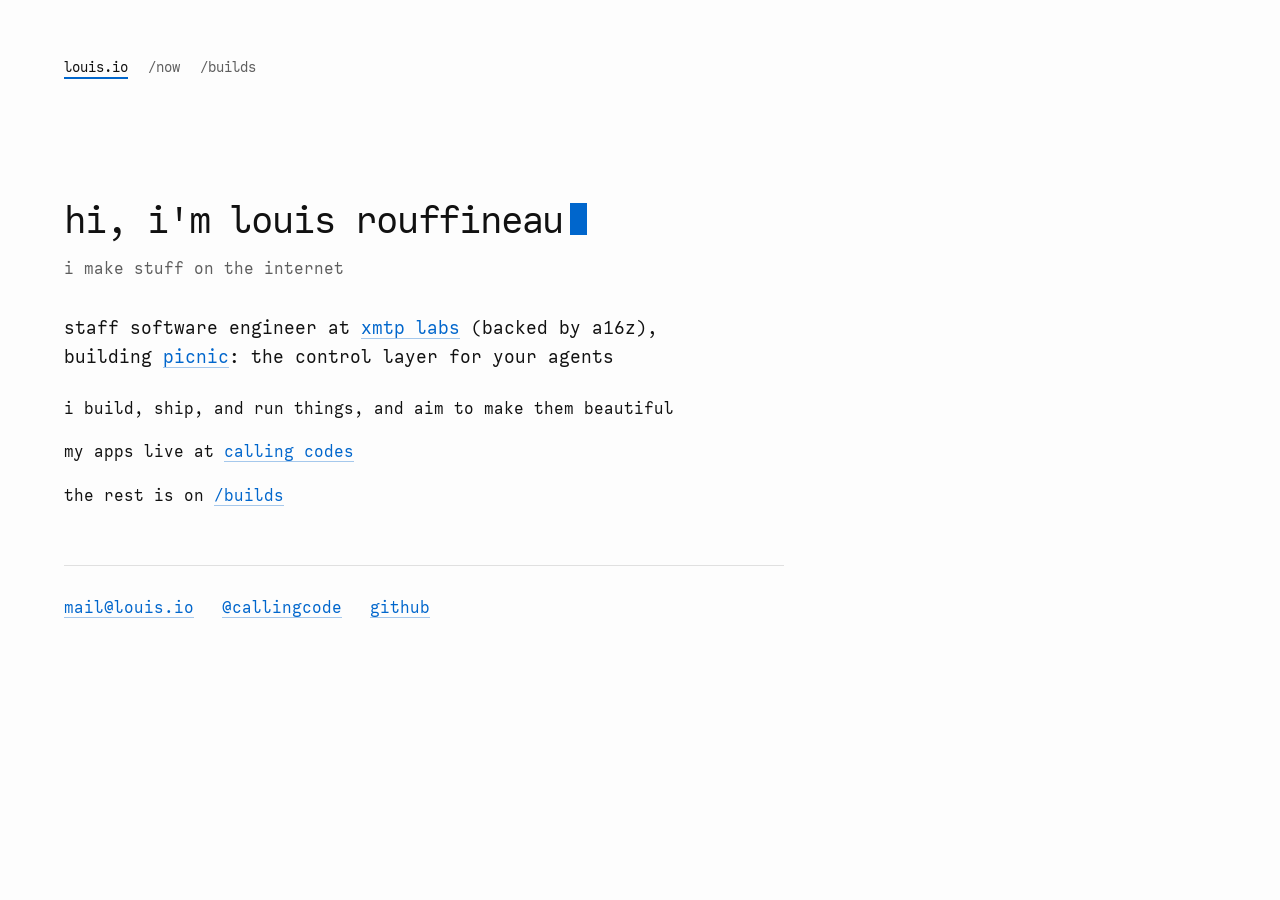
<file: index.html>
<!DOCTYPE html>
<html lang="en">
<head>
  <meta charset="UTF-8">
  <meta name="viewport" content="width=device-width, initial-scale=1">
  <title>Louis Rouffineau · i make stuff on the internet</title>
  <meta name="description" content="Louis Rouffineau · staff software engineer on picnic at xmtp labs · i build, ship, and run things, and aim to make them beautiful · based in paris">
  <link rel="canonical" href="https://louis.io/">
  <meta name="color-scheme" content="light dark">
  <meta name="theme-color" content="#fdfdfd" media="(prefers-color-scheme: light)">
  <meta name="theme-color" content="#111214" media="(prefers-color-scheme: dark)">
  <link rel="icon" href="/favicon-32.png" type="image/png" sizes="32x32">
  <link rel="icon" href="/favicon.svg" type="image/svg+xml">
  <link rel="apple-touch-icon" href="/apple-touch-icon.png">
  <link rel="preload" href="/fonts/calling-code-regular.woff2" as="font" type="font/woff2" crossorigin>
  <link rel="stylesheet" href="/style.css">
  <script src="/caret.js" defer></script>
  <meta property="og:type" content="profile">
  <meta property="og:site_name" content="louis.io">
  <meta property="og:title" content="Louis Rouffineau · i make stuff on the internet">
  <meta property="og:description" content="staff software engineer on picnic at xmtp labs · i build, ship, and run things, and aim to make them beautiful · based in paris">
  <meta property="og:url" content="https://louis.io/">
  <meta property="og:image" content="https://louis.io/og.png">
  <meta property="og:image:width" content="1200">
  <meta property="og:image:height" content="630">
  <meta property="og:image:alt" content="hi, i'm louis rouffineau. i make stuff on the internet. louis.io">
  <meta name="twitter:card" content="summary_large_image">
  <meta name="twitter:image" content="https://louis.io/og.png">
  <meta name="twitter:creator" content="@callingcode">
  <meta name="twitter:title" content="Louis Rouffineau · i make stuff on the internet">
  <meta name="twitter:description" content="staff software engineer on picnic at xmtp labs · i build, ship, and run things, and aim to make them beautiful · based in paris">
  <script type="application/ld+json">
  {
    "@context": "https://schema.org",
    "@type": "Person",
    "@id": "https://louis.io/#person",
    "name": "Louis Rouffineau",
    "url": "https://louis.io/",
    "image": "https://louis.io/og.png",
    "jobTitle": "Staff Software Engineer",
    "worksFor": {
      "@type": "Organization",
      "name": "XMTP Labs",
      "url": "https://xmtplabs.com"
    },
    "address": {
      "@type": "PostalAddress",
      "addressLocality": "Paris",
      "addressCountry": "FR"
    },
    "description": "i make stuff on the internet · staff software engineer on picnic at xmtp labs · i build, ship, and run things, and aim to make them beautiful",
    "sameAs": [
      "https://x.com/callingcode",
      "https://github.com/lourou",
      "https://callingcodes.com/"
    ]
  }
  </script>
</head>
<body>
  <div class="page">
    <header>
      <nav class="site-nav" aria-label="site">
        <a href="/" aria-current="page">louis.io</a>
        <a href="/now">/now</a>
        <a href="/builds">/builds</a>
      </nav>
    </header>

    <main>
      <h1>hi, i'm louis&nbsp;rouffineau<span class="caret" aria-hidden="true"></span></h1>
      <p class="muted tagline">i make stuff on the&nbsp;internet</p>

      <p class="lead">staff software engineer at&nbsp;<a href="https://xmtplabs.com/">xmtp&nbsp;labs</a> (backed&nbsp;by&nbsp;a16z), building <a href="https://agentpicnic.com/"><strong>picnic</strong></a>: the&nbsp;control layer for&nbsp;your&nbsp;agents</p>

      <p>i build, ship, and run things, and&nbsp;aim to make them&nbsp;beautiful</p>

      <p>my apps live at <a href="https://callingcodes.com">calling&nbsp;codes</a></p>

      <p>the rest is&nbsp;on&nbsp;<a href="/builds">/builds</a></p>
    </main>

    <footer>
      <ul class="contact">
        <li><a href="mailto:mail@louis.io">mail@louis.io</a></li>
        <li><a href="https://x.com/callingcode" rel="me">@callingcode</a></li>
        <li><a href="https://github.com/lourou" rel="me">github</a></li>
      </ul>
    </footer>
  </div>
</body>
</html>
</file>
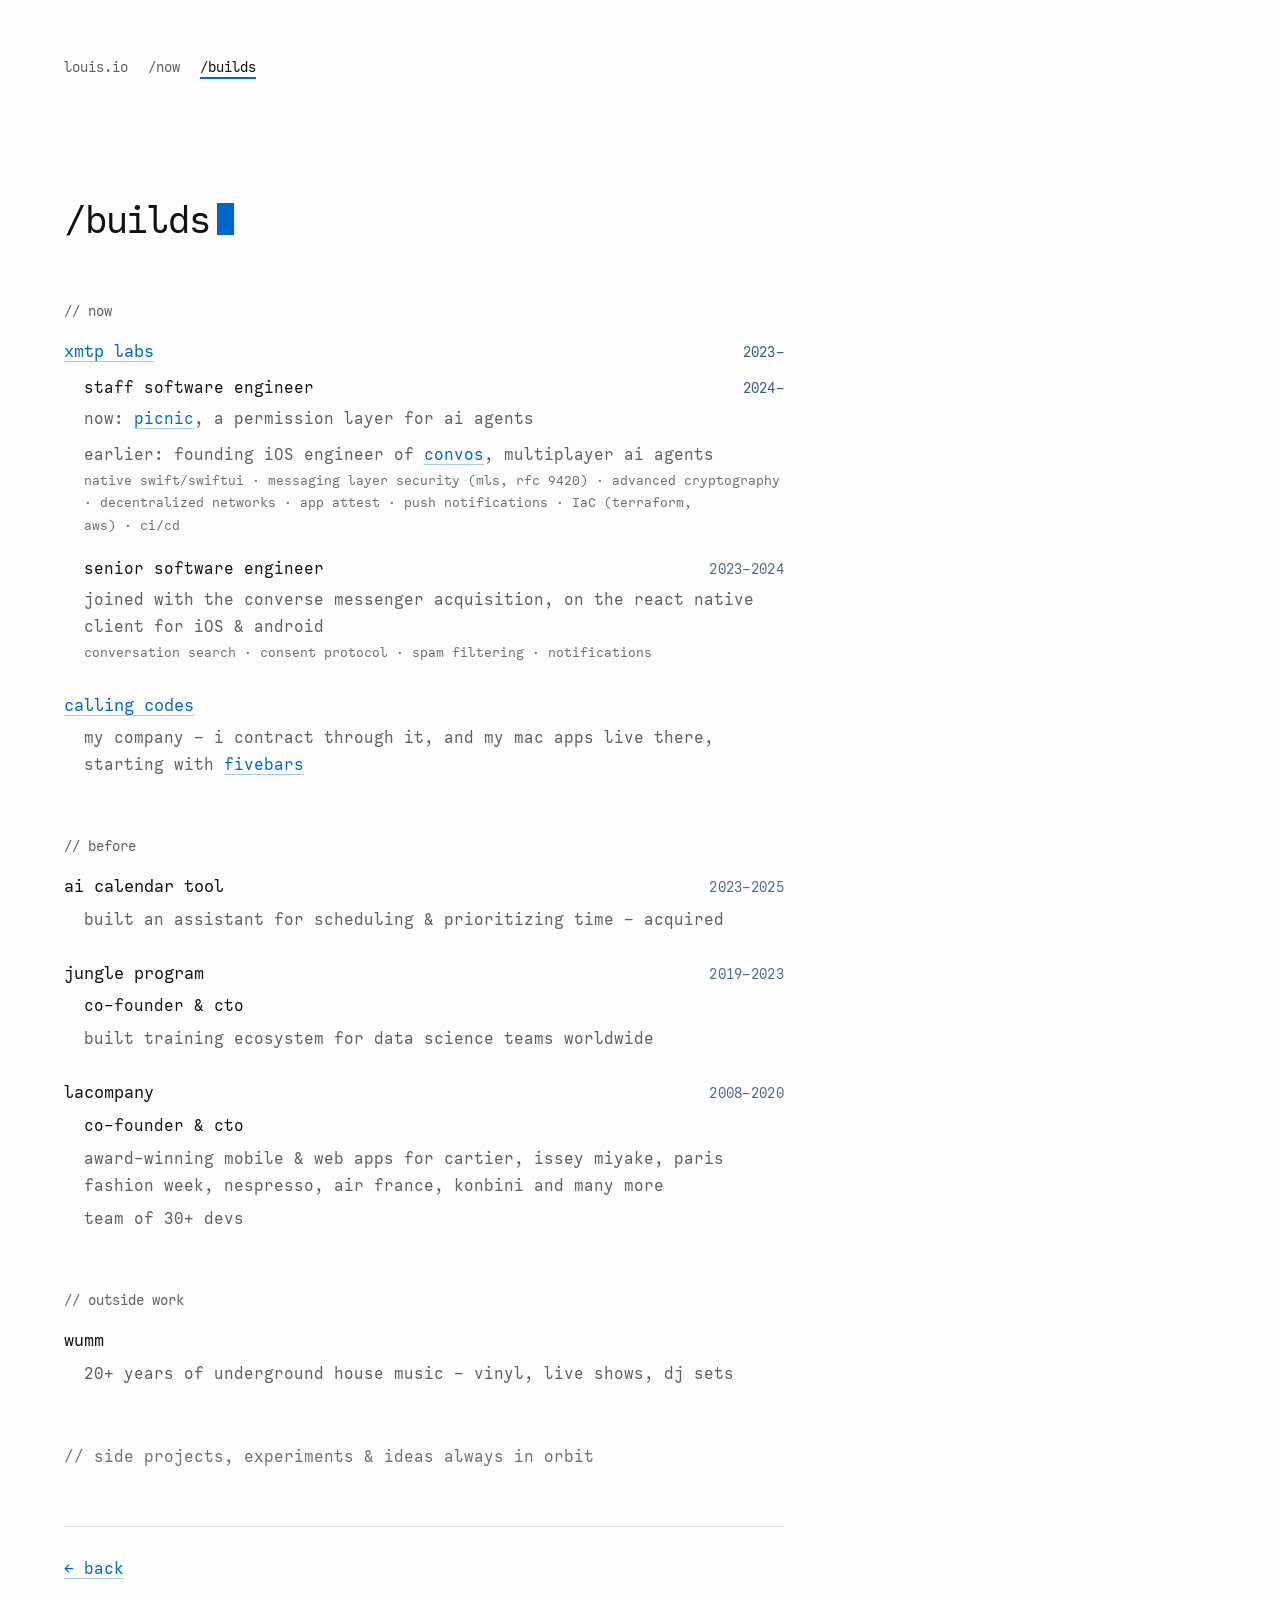
<file: builds.html>
<!DOCTYPE html>
<html lang="en">
<head>
  <meta charset="UTF-8">
  <meta name="viewport" content="width=device-width, initial-scale=1">
  <title>Louis Rouffineau / builds</title>
  <meta name="description" content="things louis rouffineau has built: xmtp labs, convos, calling codes, an ai calendar tool, jungle program, lacompany and wumm">
  <link rel="canonical" href="https://louis.io/builds">
  <meta name="color-scheme" content="light dark">
  <meta name="theme-color" content="#fdfdfd" media="(prefers-color-scheme: light)">
  <meta name="theme-color" content="#111214" media="(prefers-color-scheme: dark)">
  <link rel="icon" href="/favicon-32.png" type="image/png" sizes="32x32">
  <link rel="icon" href="/favicon.svg" type="image/svg+xml">
  <link rel="apple-touch-icon" href="/apple-touch-icon.png">
  <link rel="preload" href="/fonts/calling-code-regular.woff2" as="font" type="font/woff2" crossorigin>
  <link rel="stylesheet" href="/style.css">
  <script src="/caret.js" defer></script>
  <meta property="og:type" content="website">
  <meta property="og:site_name" content="louis.io">
  <meta property="og:title" content="Louis Rouffineau / builds">
  <meta property="og:description" content="xmtp labs, convos, calling codes, an ai calendar tool, jungle program, lacompany and wumm">
  <meta property="og:url" content="https://louis.io/builds">
  <meta property="og:image" content="https://louis.io/og.png">
  <meta property="og:image:width" content="1200">
  <meta property="og:image:height" content="630">
  <meta property="og:image:alt" content="hi, i'm louis rouffineau. i make stuff on the internet. louis.io">
  <meta name="twitter:card" content="summary_large_image">
  <meta name="twitter:image" content="https://louis.io/og.png">
  <meta name="twitter:creator" content="@callingcode">
  <meta name="twitter:title" content="Louis Rouffineau / builds">
  <meta name="twitter:description" content="xmtp labs, convos, calling codes, an ai calendar tool, jungle program, lacompany and wumm">
</head>
<body>
  <div class="page">
    <header>
      <nav class="site-nav" aria-label="site">
        <a href="/">louis.io</a>
        <a href="/now">/now</a>
        <a href="/builds" aria-current="page">/builds</a>
      </nav>
    </header>

    <main>
      <h1>/builds<span class="caret" aria-hidden="true"></span></h1>

      <h2>// now</h2>

      <article class="entry">
        <h3 class="entry-head"><a href="https://xmtplabs.com">xmtp labs</a> <span class="when ongoing">2023–</span></h3>
        <div class="role">
          <p class="role-title">staff software engineer <span class="when ongoing">2024–</span></p>
          <ul class="sub">
            <li>now: <a href="https://agentpicnic.com/">picnic</a>, a permission layer for ai&nbsp;agents</li>
            <li>earlier: founding iOS engineer of <a href="https://www.convos.org">convos</a>, multiplayer ai&nbsp;agents
              <span class="stack">native swift/swiftui · messaging layer security (mls, rfc 9420) · advanced cryptography · decentralized networks · app attest · push notifications · IaC (terraform, aws) ·&nbsp;ci/cd</span></li>
          </ul>
        </div>
        <div class="role">
          <p class="role-title">senior software engineer <span class="when">2023–2024</span></p>
          <ul class="sub">
            <li>joined with the converse messenger acquisition, on the react native client for iOS &amp;&nbsp;android
              <span class="stack">conversation search · consent protocol · spam filtering ·&nbsp;notifications</span></li>
          </ul>
        </div>
      </article>

      <article class="entry">
        <h3 class="entry-head"><a href="https://callingcodes.com">calling codes</a></h3>
        <p class="desc">my company – i contract through it, and my mac apps live there, starting with&nbsp;<a href="https://callingcodes.com/fivebars/">fivebars</a></p>
      </article>

      <h2>// before</h2>

      <article class="entry">
        <h3 class="entry-head">ai calendar tool <span class="when">2023–2025</span></h3>
        <p class="desc">built an assistant for scheduling & prioritizing time&nbsp;–&nbsp;acquired</p>
      </article>

      <article class="entry">
        <h3 class="entry-head">jungle program <span class="when">2019–2023</span></h3>
        <p class="role-title">co-founder &amp; cto</p>
        <p class="desc">built training ecosystem for data science teams&nbsp;worldwide</p>
      </article>

      <article class="entry">
        <h3 class="entry-head">lacompany <span class="when">2008–2020</span></h3>
        <p class="role-title">co-founder &amp; cto</p>
        <p class="desc">award-winning mobile &amp; web apps for cartier, issey miyake, paris fashion week, nespresso, air&nbsp;france, konbini and many&nbsp;more</p>
        <p class="desc">team of 30+&nbsp;devs</p>
      </article>

      <h2>// outside work</h2>

      <article class="entry">
        <h3 class="entry-head">wumm</h3>
        <p class="desc">20+ years of underground house music – vinyl, live shows, dj&nbsp;sets</p>
      </article>

      <p class="side-projects">// side projects, experiments &amp; ideas always&nbsp;in&nbsp;orbit</p>
    </main>

    <footer>
      <p class="back"><a href="/">←&nbsp;back</a></p>
    </footer>
  </div>
</body>
</html>
</file>
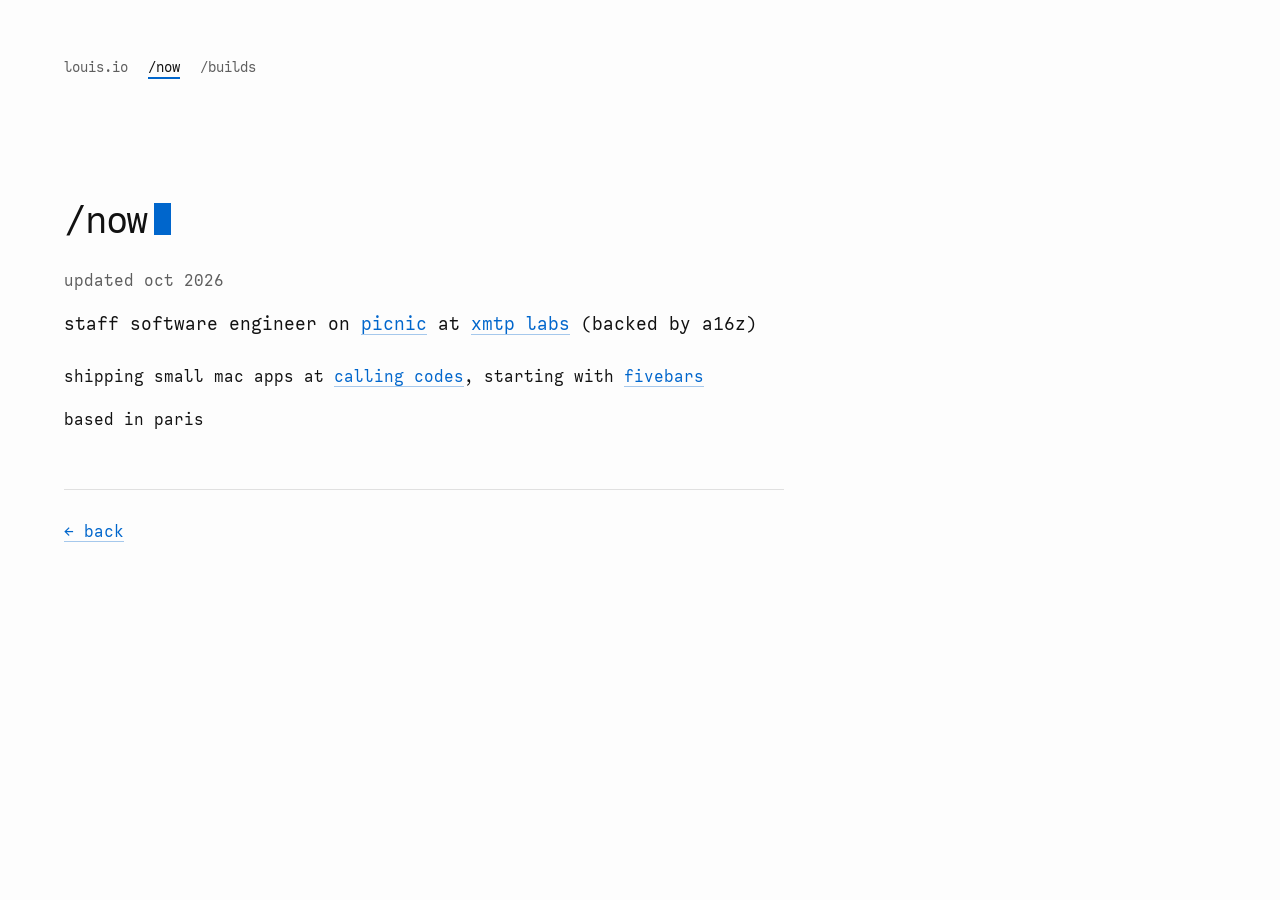
<file: now.html>
<!DOCTYPE html>
<html lang="en">
<head>
  <meta charset="UTF-8">
  <meta name="viewport" content="width=device-width, initial-scale=1">
  <title>Louis Rouffineau / now</title>
  <meta name="description" content="what louis rouffineau is doing now: staff software engineer on picnic at xmtp labs, small mac apps at calling codes, based in paris">
  <link rel="canonical" href="https://louis.io/now">
  <meta name="color-scheme" content="light dark">
  <meta name="theme-color" content="#fdfdfd" media="(prefers-color-scheme: light)">
  <meta name="theme-color" content="#111214" media="(prefers-color-scheme: dark)">
  <link rel="icon" href="/favicon-32.png" type="image/png" sizes="32x32">
  <link rel="icon" href="/favicon.svg" type="image/svg+xml">
  <link rel="apple-touch-icon" href="/apple-touch-icon.png">
  <link rel="preload" href="/fonts/calling-code-regular.woff2" as="font" type="font/woff2" crossorigin>
  <link rel="stylesheet" href="/style.css">
  <script src="/caret.js" defer></script>
  <meta property="og:type" content="website">
  <meta property="og:site_name" content="louis.io">
  <meta property="og:title" content="Louis Rouffineau / now">
  <meta property="og:description" content="staff software engineer on picnic at xmtp labs, small mac apps at calling codes, based in paris">
  <meta property="og:url" content="https://louis.io/now">
  <meta property="og:image" content="https://louis.io/og.png">
  <meta property="og:image:width" content="1200">
  <meta property="og:image:height" content="630">
  <meta property="og:image:alt" content="hi, i'm louis rouffineau. i make stuff on the internet. louis.io">
  <meta name="twitter:card" content="summary_large_image">
  <meta name="twitter:image" content="https://louis.io/og.png">
  <meta name="twitter:creator" content="@callingcode">
  <meta name="twitter:title" content="Louis Rouffineau / now">
  <meta name="twitter:description" content="staff software engineer on picnic at xmtp labs, small mac apps at calling codes, based in paris">
</head>
<body>
  <div class="page">
    <header>
      <nav class="site-nav" aria-label="site">
        <a href="/">louis.io</a>
        <a href="/now" aria-current="page">/now</a>
        <a href="/builds">/builds</a>
      </nav>
    </header>

    <main>
      <h1>/now<span class="caret" aria-hidden="true"></span></h1>
      <p class="muted">updated <time datetime="2026-10">oct&nbsp;2026</time></p>

      <p class="lead">staff software engineer on&nbsp;<a href="https://agentpicnic.com/"><strong>picnic</strong></a> at&nbsp;<a href="https://xmtplabs.com/">xmtp&nbsp;labs</a> (backed&nbsp;by&nbsp;a16z)</p>

      <p>shipping small mac apps at <a href="https://callingcodes.com">calling codes</a>, starting with&nbsp;<a href="https://callingcodes.com/fivebars/">fivebars</a></p>

      <p>based&nbsp;in&nbsp;paris</p>
    </main>

    <footer>
      <p class="back"><a href="/">←&nbsp;back</a></p>
    </footer>
  </div>
</body>
</html>
</file>
<file: style.css>
/* louis.io, one stylesheet for every page. No JS, no tracking. */

/* Calling Code by Ryoichi Tsunekawa (Dharma Type), the Calling Codes brand face.
   Latin subset, self-hosted. One weight: hierarchy comes from size and ink, never faux bold. */
@font-face {
  font-family: "Calling Code";
  font-style: normal;
  font-weight: 400;
  font-display: swap;
  src: url("/fonts/calling-code-regular.woff2") format("woff2");
}

:root {
  color-scheme: light dark;
  --paper: #fdfdfd;
  --ink: #111;
  --muted: #5e5e5e;
  --faint: #6f6f6f;
  --rule: rgba(17, 17, 17, 0.12);
  --link: #0066cc;
  --link-line: rgba(0, 102, 204, 0.35);
  --select: rgba(0, 102, 204, 0.16);
  --date: #4f6d94;
  --date-now: #2f5c96;
  --mono: "Calling Code", ui-monospace, Menlo, monospace;
  --gutter: clamp(16px, 6vw, 4rem);
}

@media (prefers-color-scheme: dark) {
  :root {
    --paper: #111214;
    --ink: #e8e6e1;
    --muted: #a3a19c;
    --faint: #8f8d88;
    --rule: rgba(232, 230, 225, 0.14);
    --link: #6eaaff;
    --link-line: rgba(110, 170, 255, 0.4);
    --select: rgba(110, 170, 255, 0.24);
    --date: #8ea6c6;
    --date-now: #9fb6d6;
  }
}

*, *::before, *::after { box-sizing: border-box; }

html {
  -webkit-text-size-adjust: 100%;
  text-size-adjust: 100%;
}

body {
  margin: 0;
  background: var(--paper);
  color: var(--ink);
  font-family: var(--mono);
  font-synthesis: none;
  font-size: 1.0625rem;
  line-height: 1.6;
  font-variant-numeric: tabular-nums;
  -webkit-font-smoothing: antialiased;
}

::selection { background: var(--select); color: var(--ink); }

.page {
  max-width: calc(72ch + 2 * var(--gutter));
  padding: clamp(1.5rem, 5vh, 3.5rem) var(--gutter) 4rem;
}

/* Site nav: the slash routes, the current one in ink. */
.site-nav {
  display: flex;
  flex-wrap: wrap;
  gap: 0 1.25rem;
  margin: 0 0 clamp(3rem, 12vh, 7rem);
  font-size: 0.9375rem;
}
.site-nav a {
  display: inline-flex;
  align-items: center;
  min-height: 44px;
  color: var(--muted);
  text-decoration: none;
}
.site-nav a:hover { color: var(--link); }
.site-nav a[aria-current="page"] {
  color: var(--ink);
  text-decoration: underline;
  text-decoration-thickness: 2px;
  text-decoration-color: var(--link);
  text-underline-offset: 0.35em;
}

h1 {
  margin: 0 0 1.5rem;
  font-size: clamp(1.75rem, 1.1rem + 2.6vw, 2.5rem);
  font-weight: 400;
  line-height: 1.15;
  letter-spacing: -0.03em;
  text-wrap: balance;
}

/* The one signature: a terminal caret that blinks a few times, then stays. */
.caret {
  position: relative;
  display: inline-block;
  width: 0.42em;
  height: 0.78em;
  margin-left: 0.18em;
  vertical-align: -0.04em;
  background: var(--link);
  animation: caret 1.1s steps(1, end) 5 forwards;
}
@keyframes caret {
  50% { opacity: 0; }
  100% { opacity: 1; }
}
/* caret.js swaps to an identical animation name, which restarts the blink. */
.caret.reblink { animation-name: caret-again; }
@keyframes caret-again {
  50% { opacity: 0; }
  100% { opacity: 1; }
}
@media (prefers-reduced-motion: no-preference) {
  .caret { cursor: pointer; -webkit-tap-highlight-color: transparent; }
  /* A slightly padded, still caret-sized hit area that leaves layout untouched. */
  .caret::before {
    content: "";
    position: absolute;
    left: -0.2em;
    right: -0.2em;
    top: 50%;
    height: max(24px, 1em);
    transform: translateY(-50%);
  }
}
@media (prefers-reduced-motion: reduce) {
  .caret { animation: none; }
}

h2 {
  margin: 3.5rem 0 0;
  font-size: 0.9375rem;
  font-weight: 400;
  color: var(--muted);
}

p { margin: 0 0 1rem; }

p, dd, li { text-wrap: pretty; }

.lead {
  font-size: 1.1875rem;
  line-height: 1.5;
  margin-bottom: 1.5rem;
}
/* Wide screens: balance the two lines so nothing dangles. Phones keep pretty, which keeps the parenthetical whole. */
@media (min-width: 40em) {
  .lead { text-wrap: balance; }
}
.lead strong { font-weight: 400; }

.muted { color: var(--muted); }

/* The home tagline belongs to the h1: tight above, a clear break below. */
.tagline { margin: -0.75rem 0 2rem; }

.nowrap { white-space: nowrap; }

.section { margin-top: 2.5rem; }

/* Prose links: underlined, so they never rely on colour alone. */
a {
  color: var(--link);
  text-decoration: underline;
  text-decoration-thickness: 1px;
  text-decoration-color: var(--link-line);
  text-underline-offset: 0.22em;
  transition: text-decoration-color 0.15s ease-out;
}
a:hover {
  text-decoration-color: currentColor;
  text-decoration-thickness: 2px;
}
a:focus-visible {
  outline: 2px solid var(--link);
  outline-offset: 3px;
  border-radius: 2px;
}

.contact {
  list-style: none;
  margin: 3.5rem 0 0;
  padding: 1.25rem 0 0;
  border-top: 1px solid var(--rule);
  display: flex;
  flex-wrap: wrap;
  gap: 0 clamp(1.25rem, 3vw, 1.75rem);
}
.contact a {
  display: inline-flex;
  align-items: center;
  min-height: 44px;
}

/* /builds */
.entry { margin-top: 1.75rem; }
h2 + .entry { margin-top: 1rem; }
.entry-head {
  display: flex;
  flex-wrap: wrap;
  justify-content: space-between;
  align-items: baseline;
  gap: 0 1rem;
  margin: 0;
  font-size: 1.125rem;
  font-weight: 400;
  line-height: 1.4;
}
.when {
  color: var(--date);
  letter-spacing: 0.02em;
  font-size: 0.9375rem;
  white-space: nowrap;
}
.when.ongoing { color: var(--date-now); }
.role,
.entry > .role-title,
.entry > .desc { padding-left: 1.25rem; }
.role { margin-top: 0.625rem; }
.role + .role { margin-top: 1.125rem; }
.role-title {
  display: flex;
  flex-wrap: wrap;
  justify-content: space-between;
  align-items: baseline;
  gap: 0 1rem;
  margin: 0;
}
.entry > .role-title { margin-top: 0.375rem; }
.desc {
  margin: 0.375rem 0 0;
  color: var(--muted);
}
.sub {
  list-style: none;
  margin: 0.25rem 0 0;
  padding: 0;
  color: var(--muted);
}
.sub li + li { margin-top: 0.5rem; }
.stack {
  display: block;
  margin-top: 0.125rem;
  font-size: 0.875rem;
  color: var(--faint);
}

.side-projects {
  margin-top: 3.5rem;
  color: var(--faint);
}

.back {
  margin: 3.5rem 0 0;
  padding-top: 1.25rem;
  border-top: 1px solid var(--rule);
}
.back a {
  display: inline-flex;
  align-items: center;
  min-height: 44px;
}

time { color: var(--muted); }
</file>
